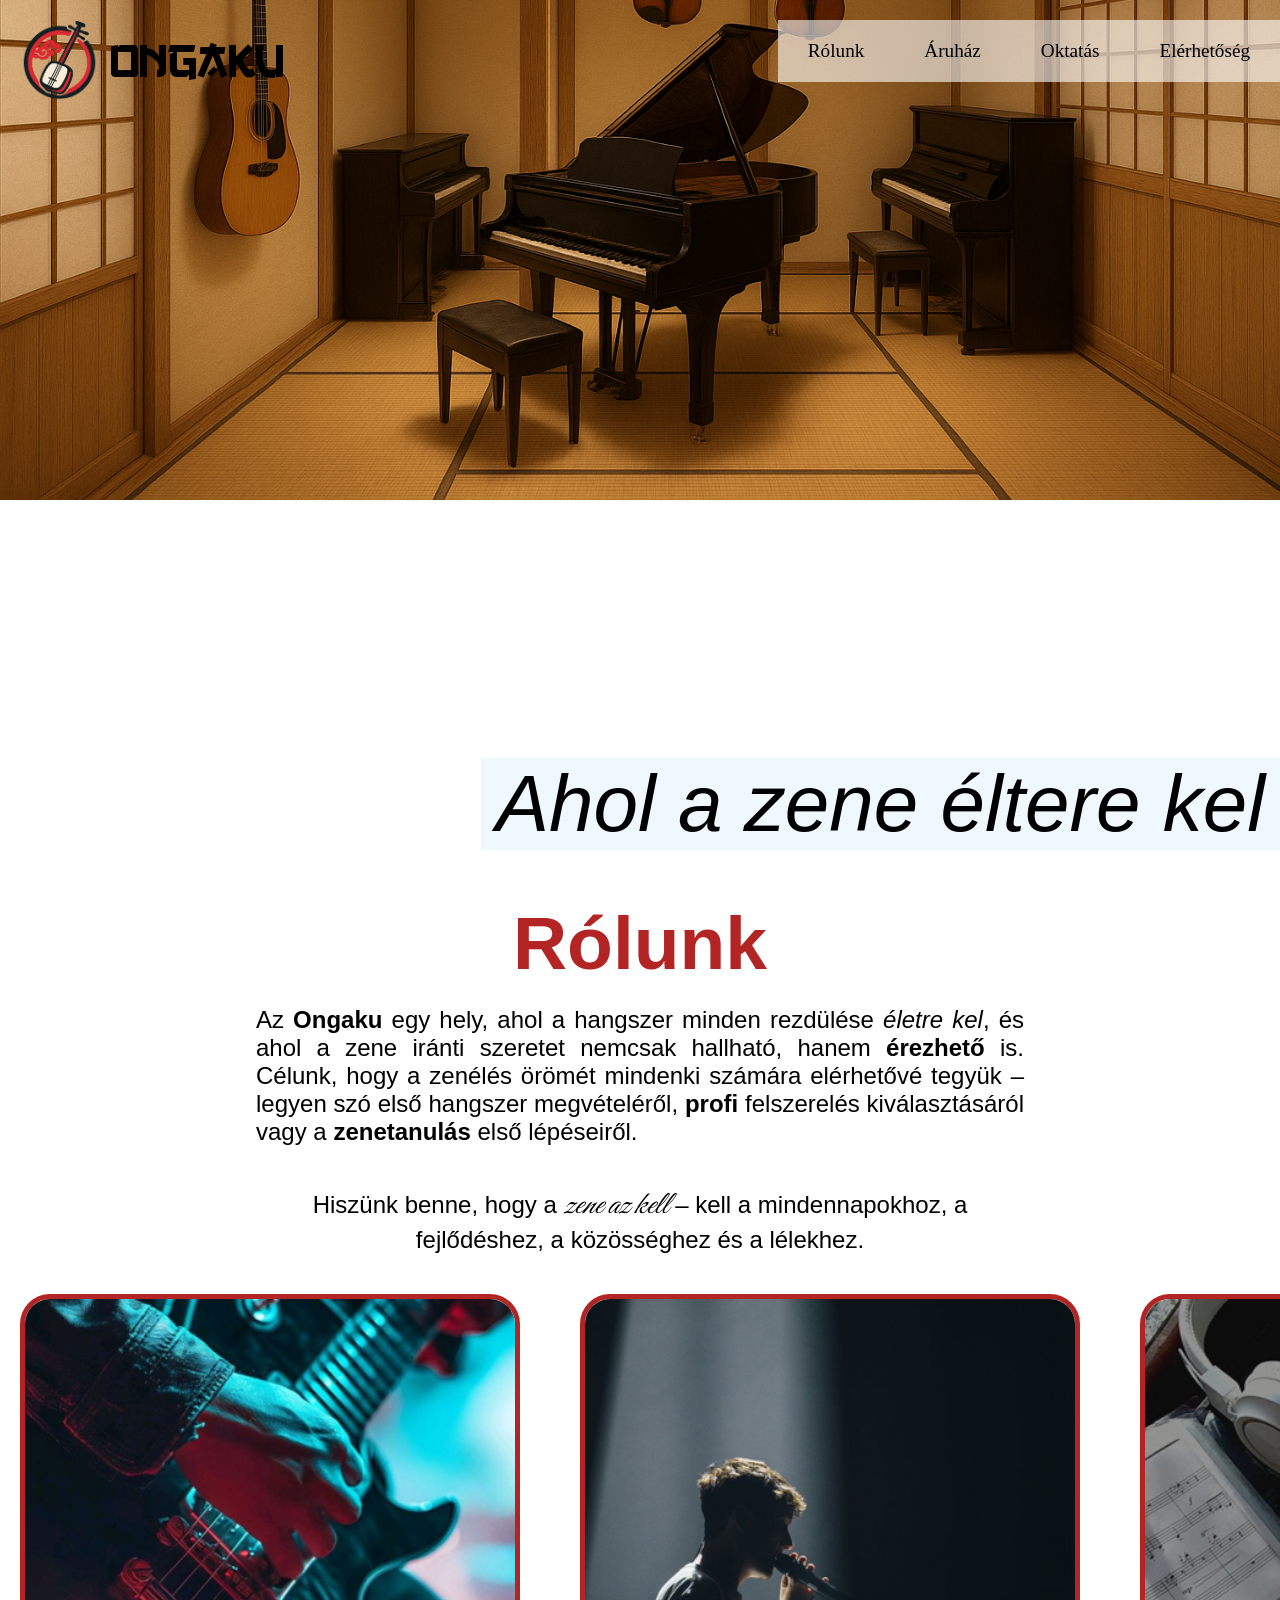
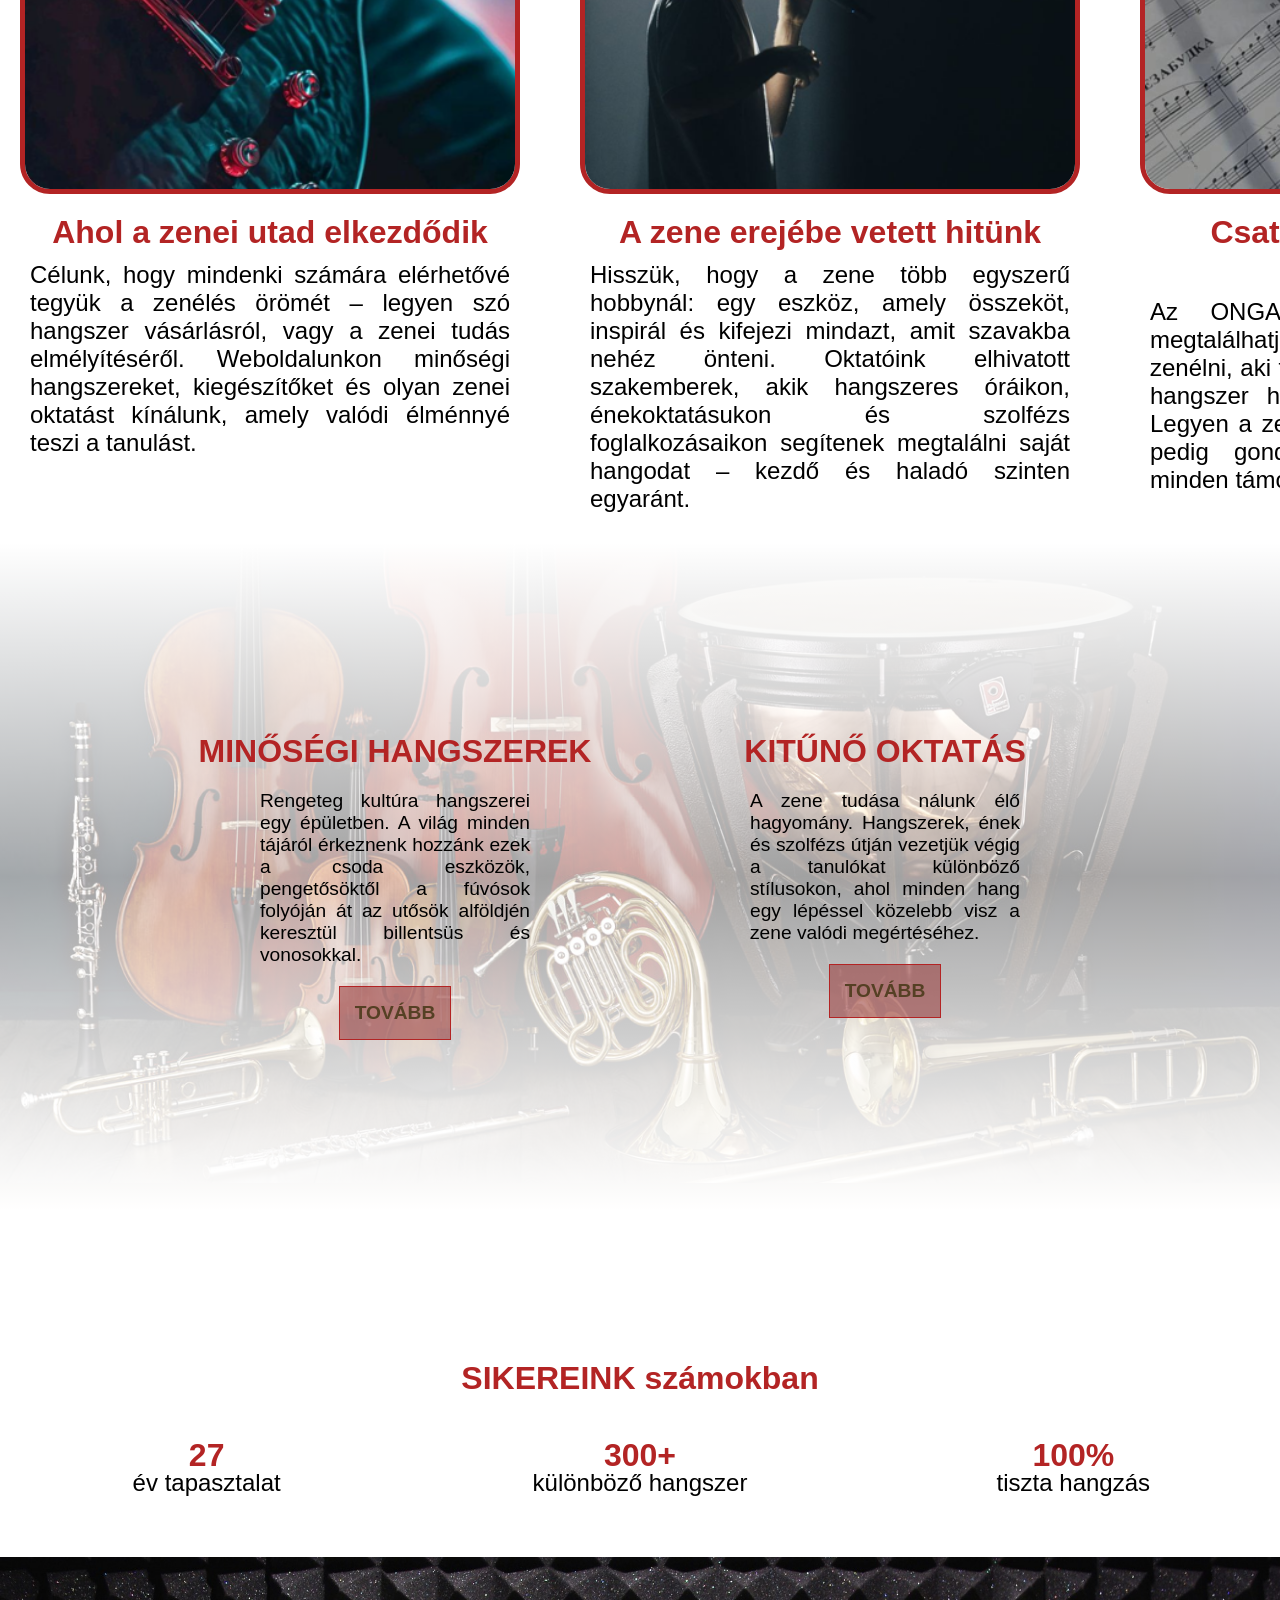
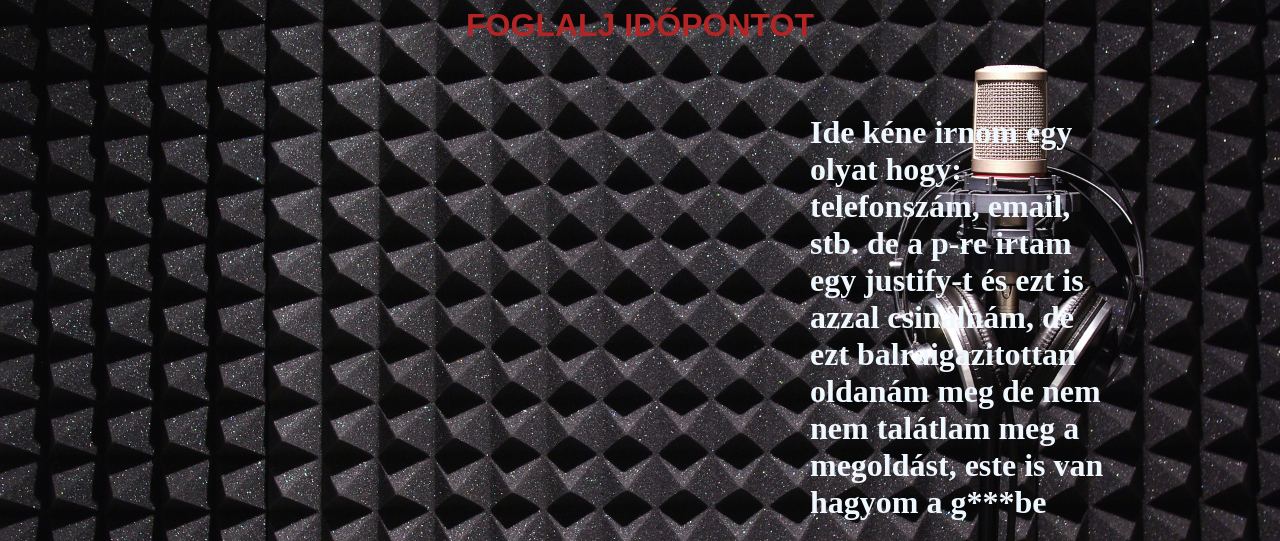
<file: index.html>
<!DOCTYPE html>
<html lang="hu">

<head>
    <meta charset="UTF-8">
    <meta name="viewport" content="width=device-width, initial-scale=1.0">
    <link rel="stylesheet" href="nav.css">
    <link rel="stylesheet" href="kezdolap.css">
    <title>ONGAKU</title>
    <link rel="icon" type="image/x-icon" href="KépekIKTP/LOGO1.png">
    <style>
        * {
            margin: 0;
            padding: 0;
            box-sizing: border-box;
        }
    </style>
</head>

<body>
    <header style="position: relative;">
        <nav class="row">
            <div class="col">
                <a href="" class="cím"><img src="KépekIKTP/LOGO1.png" width="80px">ONGAKU</a>
            </div>
            <div class="col">
                <ul style="position: absolute; right: 0px; " class="alma">
                    <li><a class="nav_rólu" href="#rolunk">Rólunk</a></li>
                    <li><a class="nav_áruh" href="">Áruház</a></li>
                    <li><a class="nav_okta" href="oktatas.html">Oktatás</a></li>
                    <li><a class="nav_elér" href="#elerhetoseg">Elérhetőség</a></li>
                </ul>
            </div>
        </nav>
        <p style="position: absolute; right: 0px; bottom: 50px;font-size: 500%; color: black;"><i>Ahol a zene
                éltere kel</i></p>
    </header>
    <main>
        <div id="rolunk">

            <div class="div1">
                <h1
                    style="text-align: center;font-size: 75px ; font-family:'Segoe UI', Tahoma, Geneva, Verdana, sans-serif; color: #b32424;">
                    Rólunk</h1>
                <p class="rolunk">Az <b>Ongaku</b> egy hely, ahol a hangszer minden rezdülése <i>életre kel</i>, és ahol
                    a
                    zene iránti szeretet nemcsak hallható, hanem <b>érezhető</b> is. Célunk, hogy a zenélés örömét
                    mindenki
                    számára elérhetővé tegyük – legyen szó első hangszer megvételéről, <b>profi</b> felszerelés
                    kiválasztásáról vagy a <b>zenetanulás</b> első lépéseiről.</p>
                <p class="rolunk" style="text-align: center;">Hiszünk benne, hogy a <i
                        style="font-family: '2'; font-size: xx-large;">zene az kell</i> – kell a mindennapokhoz, a
                    fejlődéshez, a közösséghez és a lélekhez.</p>
            </div>
            <div style="position: relative;">
                <div class="row1">
                    <div class="col1"><img src="KépekIKTP/rolunk1.png" alt="" class="kép1">
                        <div class="képsz">
                            <h2>Ahol a zenei utad elkezdődik</h2>
                            <p class="rolunk ">Célunk, hogy mindenki számára elérhetővé tegyük a zenélés örömét –
                                legyen szó hangszer
                                vásárlásról, vagy a zenei tudás elmélyítéséről. Weboldalunkon minőségi hangszereket,
                                kiegészítőket és olyan zenei oktatást kínálunk, amely valódi élménnyé teszi a tanulást.
                            </p>
                        </div>
                    </div>
                    <div class="col1"><img src="KépekIKTP/rolunk2.png" alt="" class="kép1">
                        <div class="képsz">
                            <h2>A zene erejébe vetett hitünk</h2>
                            <p class="rolunk ">Hisszük, hogy a zene több egyszerű hobbynál: egy eszköz, amely
                                összeköt, inspirál és kifejezi
                                mindazt, amit szavakba nehéz önteni. Oktatóink elhivatott szakemberek, akik hangszeres
                                óráikon,
                                énekoktatásukon és szolfézs foglalkozásaikon segítenek megtalálni saját hangodat – kezdő
                                és
                                haladó szinten egyaránt.</p>
                        </div>
                    </div>
                    <div class="col1"><img src="KépekIKTP/rolunk3.png" alt="" class="kép1">
                        <div class="képsz">
                            <h2>Csatlakozz az ONGAKU közösségéhez</h2>
                            <p class="rolunk ">Az ONGAKU közösségében mindenki megtalálhatja a helyét: aki most
                                kezdene zenélni, aki fejlődni
                                szeretne, vagy aki egy új hangszer hangjába szeretne beleszeretni. Legyen a zene a
                                mindennapjaid
                                része – mi pedig gondoskodunk róla, hogy ehhez minden támogatást megkapj.</p>
                        </div>
                    </div>
                </div>
            </div>
        </div>

        <div id="b" style="position: relative; background-color:  #554024;  padding: 0px 150px;">


            <div class="row elvesztem">


                <div class="col a2">
                    <h2><b>MINŐSÉGI</b> HANGSZEREK</h2>
                    <p style="font-size: larger;">
                        Rengeteg kultúra hangszerei egy épületben. A világ minden tájáról érkeznenk hozzánk ezek a csoda
                        eszközök, pengetősöktől a fúvósok folyóján át az utősök alföldjén keresztül billentsüs és
                        vonosokkal.
                    </p>
                    <a href="" target="_blank">
                        <button>TOVÁBB</button>
                    </a>
                </div>
                <div class="col a2">
                    <h2><b>KITŰNŐ</b> OKTATÁS</h2>
                    <p style="font-size: larger;">
                        A zene tudása nálunk élő hagyomány. Hangszerek, ének és szolfézs útján vezetjük végig a
                        tanulókat különböző stílusokon, ahol minden hang egy lépéssel közelebb visz a zene valódi
                        megértéséhez.</p>
                    <a href="oktatas.html" target="_blank">
                        <button>TOVÁBB</button>
                    </a>
                </div>
            </div>

        </div>
        <div>
            <h2 style="margin-top: 150px;"><b>SIKEREINK</b> számokban</h2>
            <div class="row1">
                <div class="col1">
                    <h2>27</h2>
                    <p style="margin-top: -25px;">
                        év tapasztalat
                    </p>
                </div>
                <div class="col1">
                    <h2>300+</h2>
                    <p style="margin-top: -25px;">
                        különböző hangszer
                    </p>
                </div>
                <div class="col1">
                    <h2>100%</h2>
                    <p style="margin-top: -25px;">
                        tiszta hangzás
                    </p>
                </div>
            </div>
        </div>

        <div
            style=" background-repeat: no-repeat; background-size: 100%; background-image: url(KépekIKTP/időpont.jpg); position: relative;">
            <h2 style="padding: 50px;" id="elerhetoseg"><b>FOGLALJ IDŐPONTOT</b></h2>
            <div style="position: relative;">

                <div class="row">
                    <div class="col" style="text-align: center;"><iframe
                            src="https://www.google.com/maps/embed?pb=!1m18!1m12!1m3!1d2692.0983617330294!2d19.098756100000003!3d47.56587460000001!2m3!1f0!2f0!3f0!3m2!1i1024!2i768!4f13.1!3m3!1m2!1s0x4741db5c33675db1%3A0x8ee6dceec9b0dfc1!2sUMSZKI!5e0!3m2!1shu!2shu!4v1766358508344!5m2!1shu!2shu"
                            width="750" height="350" style="border:0;" allowfullscreen="" loading="lazy"
                            referrerpolicy="no-referrer-when-downgrade"></iframe>
                        </div>
                        
                            <div class="col" >
                                <h1 style="color: aliceblue; width: 300px;">Ide kéne irnom egy olyat hogy: telefonszám, email, stb. de a p-re irtam egy justify-t és ezt is azzal csinálnám, de ezt balraigazitottan oldanám meg de nem nem talátlam meg a megoldást, este is van hagyom a g***be
                                </h1>
                            </div>
                </div>
            </div>
        </div>
        
    </main>
</body>

</html>
</file>
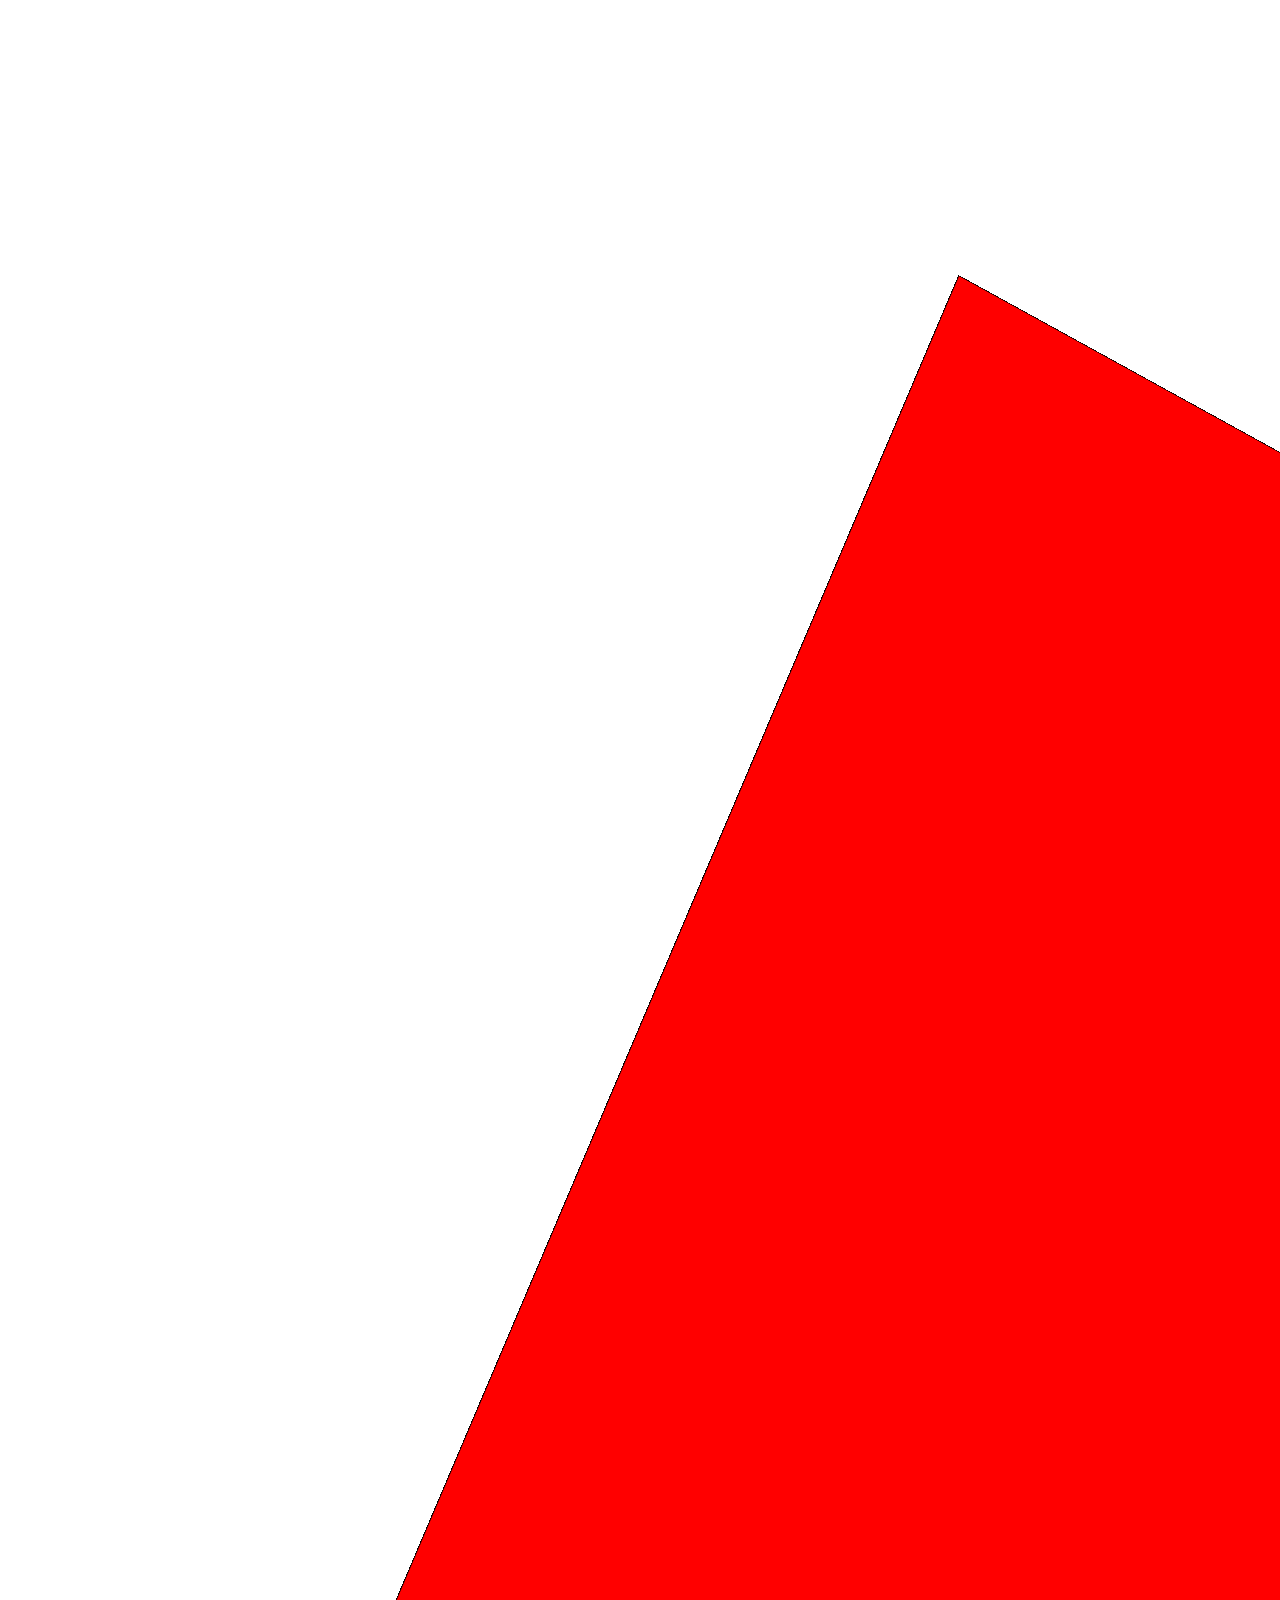
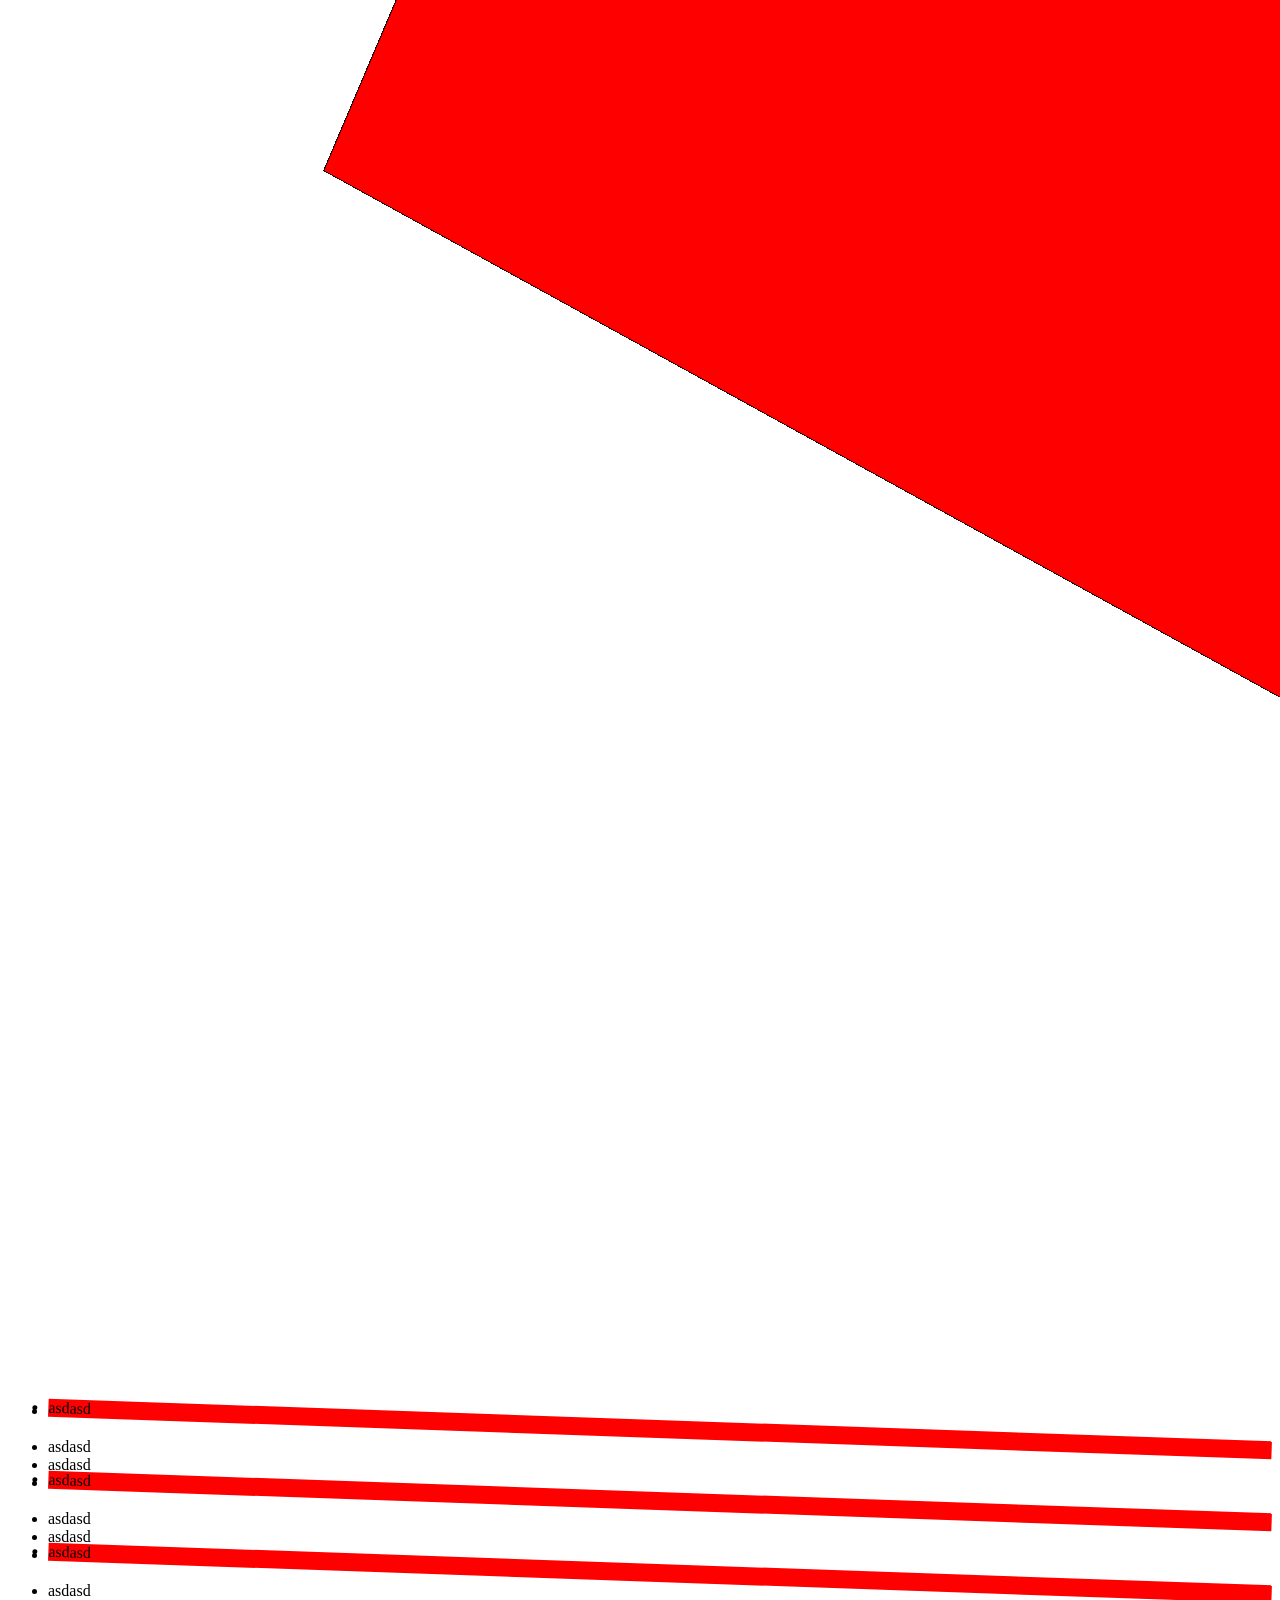
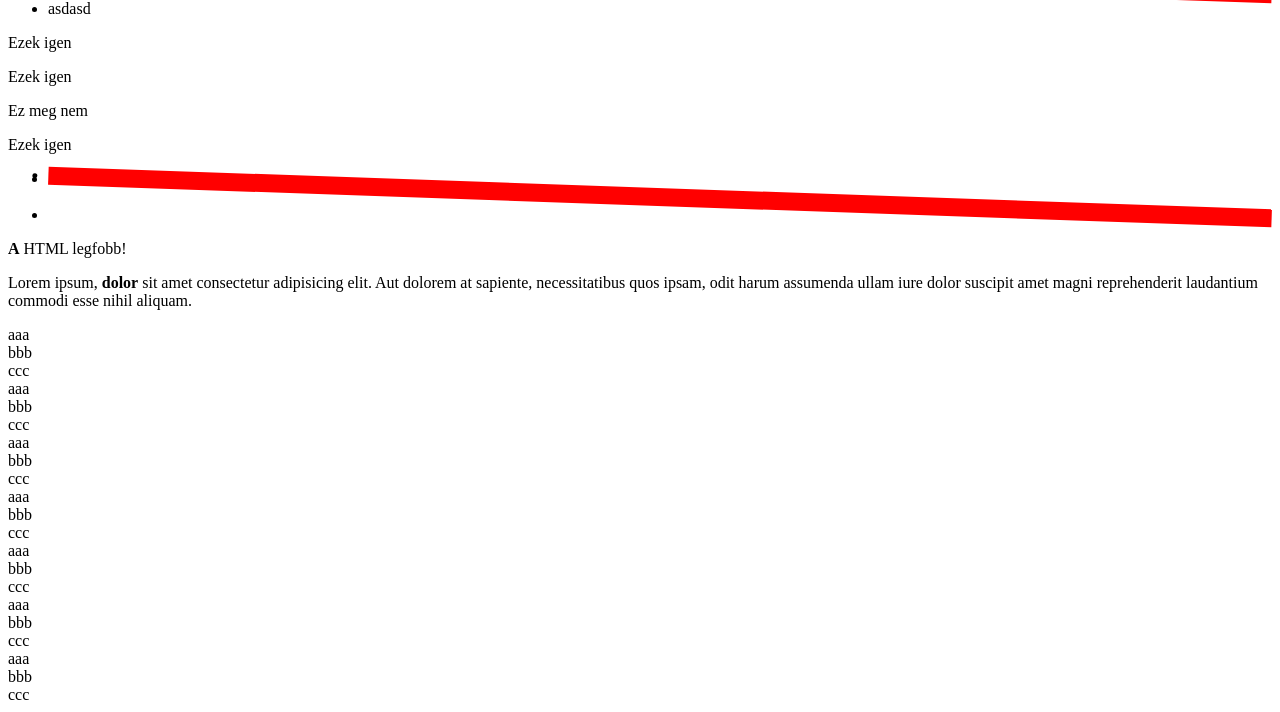
<file: kriston_thx.html>
<!DOCTYPE html>
<html lang="en">
<head>
    <meta charset="UTF-8">
    <meta name="viewport" content="width=device-width, initial-scale=1.0">
    <title>Document</title>
    <style>

        :root {
            --size: 2000px;
        }

        @media screen and (orientation: portrait) {
            
        }

        @media (max-width: 1000px) {
            
        }

        ul>li:nth-child(4n-2) {
            background-color: red;
            transform: rotate(2deg);
        }


        .sigmakosteszta{
            width: var(--size);
            height: var(--size);
            margin: calc(var(--size)/4);
            background-color: red;
            border: 1px solid black;
            transform: rotate3d(100, 50, 76, 45deg);
        }

    </style>
</head>
<body>
    
    <div class="sigmakosteszta">

    </div>

    <h1></h1>
    <h2></h2>

    <ul>
        <li>asdasd</li>
        <li>asdasd</li>
        <li>asdasd</li>
        <li>asdasd</li>
        <li>asdasd</li>
        <li>asdasd</li>
        <li>asdasd</li>
        <li>asdasd</li>
        <li>asdasd</li>
        <li>asdasd</li>
        <li>asdasd</li>
        <li>asdasd</li>
    </ul>

    

    <footer>
        <p>Ezek igen</p>
        <p>Ezek igen</p>
        <div>
            <p>Ez meg nem</p>
        </div>
        <p>Ezek igen</p>
        <p></p>
    </footer>
    <nav>
        <p>
            <ul>
                <li><a href=""></a></li>
                <li><a href=""></a></li>
                <li><a href=""></a></li>
            </ul>
        </p>
    </nav>

    <p>
        <b>A</b> HTML legfobb!
    </p>

    <p>Lorem ipsum, <strong>dolor</strong> sit amet consectetur adipisicing elit. Aut dolorem at sapiente, necessitatibus quos ipsam, odit harum assumenda ullam iure dolor suscipit amet magni reprehenderit laudantium commodi esse nihil aliquam.</p>


    <main class="flex">
        <div>aaa</div>
        <div>bbb</div>
        <div>ccc</div>
        <div>aaa</div>
        <div>bbb</div>
        <div>ccc</div>
        <div>aaa</div>
        <div>bbb</div>
        <div>ccc</div>
        <div>aaa</div>
        <div>bbb</div>
        <div>ccc</div>
        <div>aaa</div>
        <div>bbb</div>
        <div>ccc</div>
        <div>aaa</div>
        <div>bbb</div>
        <div>ccc</div>
        <div>aaa</div>
        <div>bbb</div>
        <div>ccc</div>
    </main>

</body>
</html>
</file>
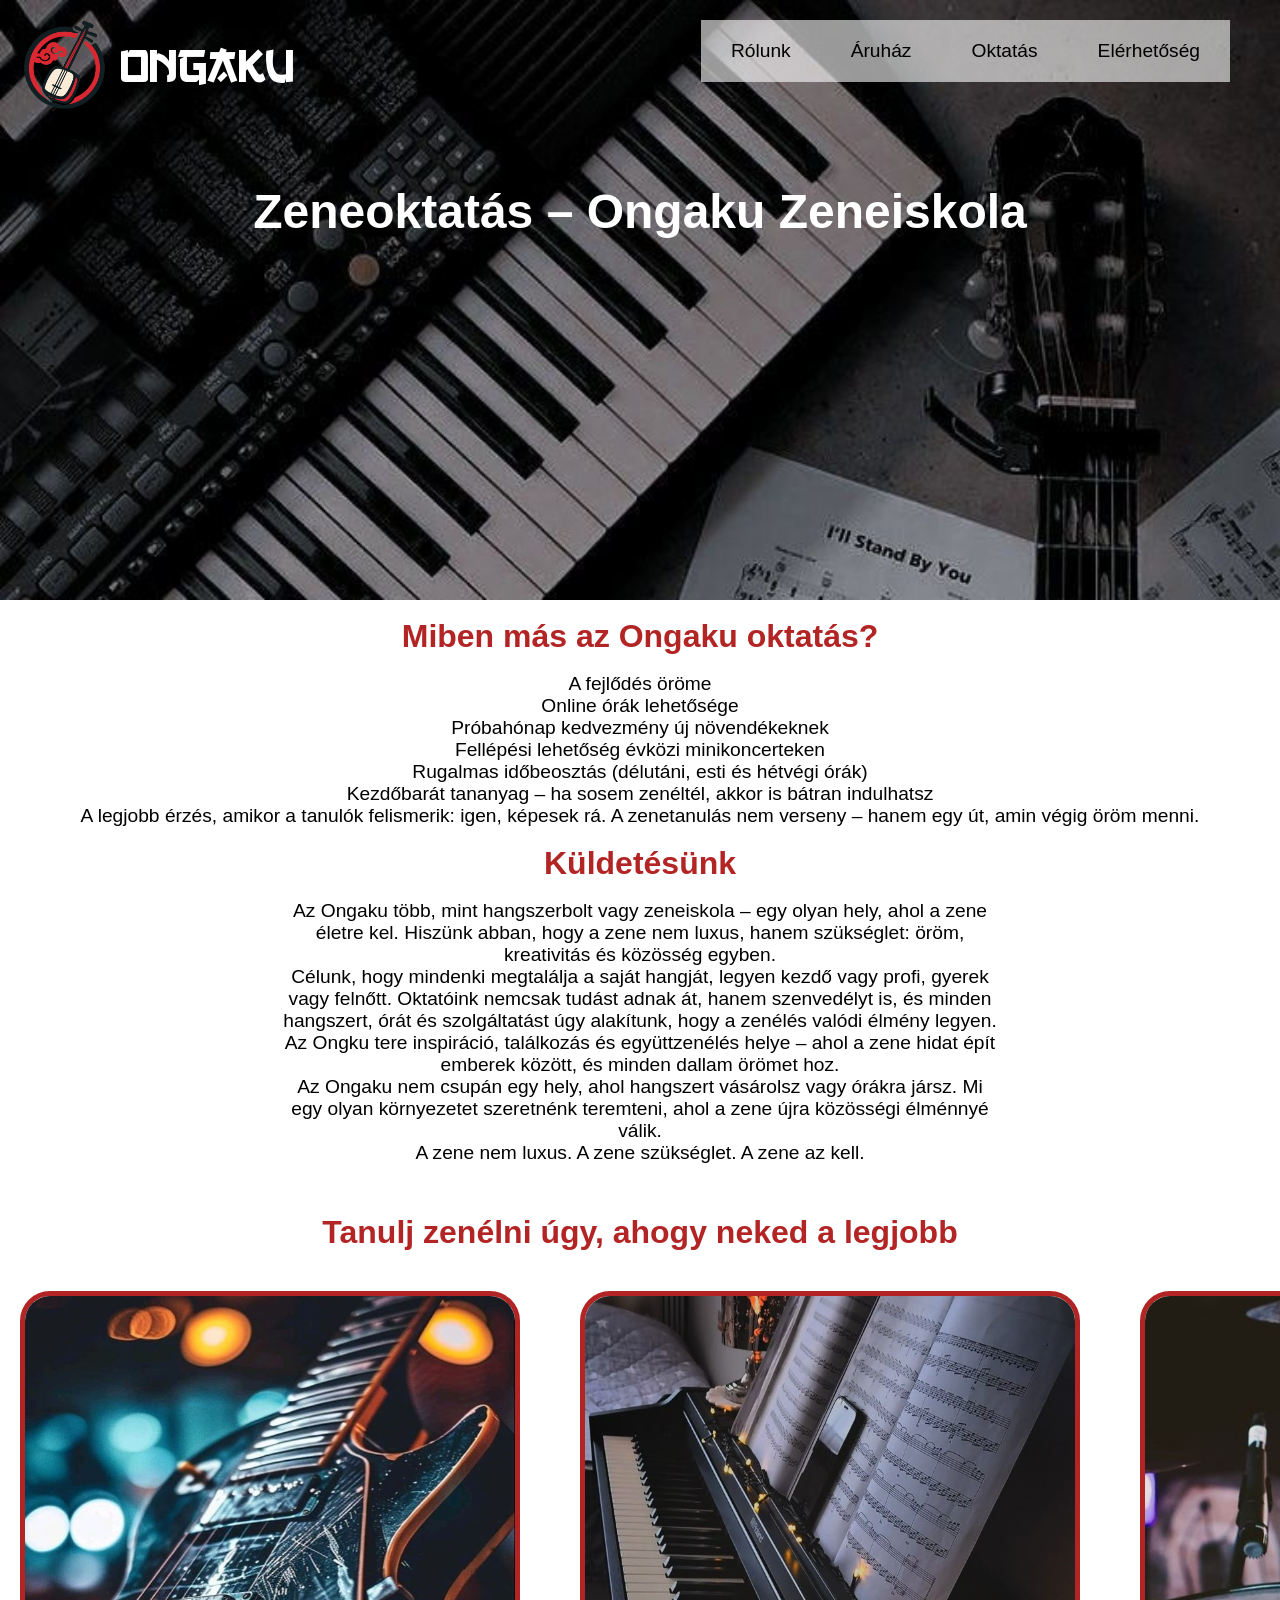
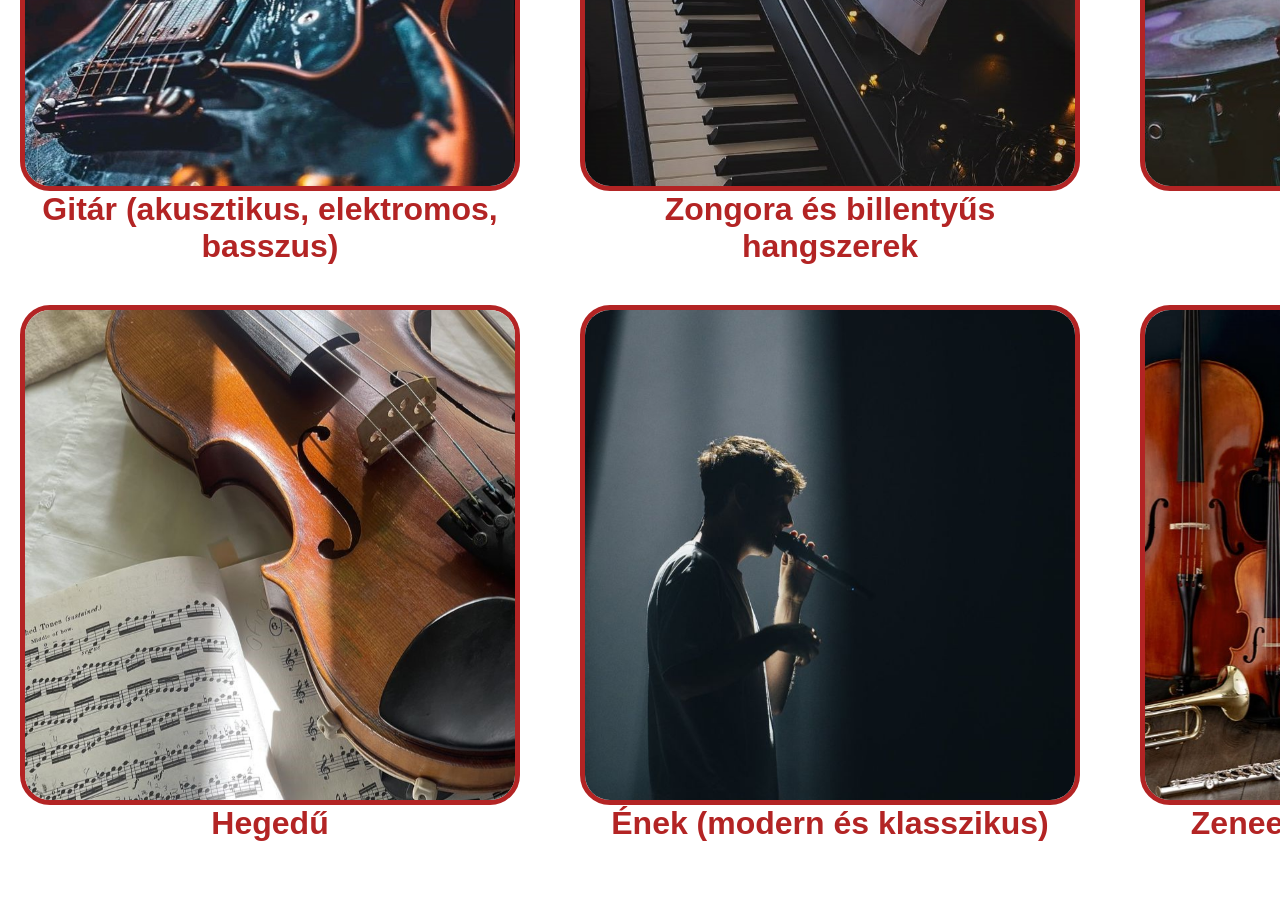
<file: oktatas.html>
<!DOCTYPE html>
<html lang="hu">
<head>
    <meta charset="UTF-8">
    <meta name="viewport" content="width=device-width, initial-scale=1.0">
    <title>Oktatás</title>
    <link rel="icon" type="image/x-icon" href="KépekIKTP/LOGO1.png">
    <link rel="stylesheet" href="nav.css">
    <link rel="stylesheet" href="oktatas.css">
</head>
<body>
    <div id="fokep">
        <nav class="row" >
        <div class="col">                
            <a href="index.html" class="cím" ><img src="KépekIKTP/LOGO1.png" width="90px">ONGAKU</a>
        </div>
        <div class="col">
            <ul style="position: absolute; right: 50px;" class="alma">
                <li><a class="nav_rólu" href="index.html">Rólunk</a></li>
                <li><a class="nav_áruh" href="">Áruház</a></li>
                <li><a class="nav_okta" href="oktatas.html">Oktatás</a></li>
                <li><a class="nav_elér" href="">Elérhetőség</a></li>
            </ul>
        </div>
        </nav>
        <h1>Zeneoktatás – Ongaku Zeneiskola</h1>
    </div>
    
    <br><h2>Miben más az Ongaku oktatás?</h2><br>
    <p>A fejlődés öröme</p>
    <p>Online órák lehetősége</p>
    <p>Próbahónap kedvezmény új növendékeknek</p>
    <p>Fellépési lehetőség évközi minikoncerteken</p>
    <p>Rugalmas időbeosztás (délutáni, esti és hétvégi órák)</p>
    <p>Kezdőbarát tananyag – ha sosem zenéltél, akkor is bátran indulhatsz</p>
    <p>A legjobb érzés, amikor a tanulók felismerik: igen, képesek rá. A zenetanulás nem verseny – hanem egy út, amin végig öröm menni.</p>

    <br><h2>Küldetésünk</h2><br>

    <p class="kul">Az Ongaku több, mint hangszerbolt vagy zeneiskola – egy olyan hely, ahol a zene életre kel. Hiszünk abban, hogy a zene nem luxus, hanem szükséglet: öröm, kreativitás és közösség egyben.</p>
    <p class="kul">Célunk, hogy mindenki megtalálja a saját hangját, legyen kezdő vagy profi, gyerek vagy felnőtt. Oktatóink nemcsak tudást adnak át, hanem szenvedélyt is, és minden hangszert, órát és szolgáltatást úgy alakítunk, hogy a zenélés valódi élmény legyen.</p>
    <p class="kul">Az Ongku tere inspiráció, találkozás és együttzenélés helye – ahol a zene hidat épít emberek között, és minden dallam örömet hoz.</p>
    <p class="kul">Az Ongaku nem csupán egy hely, ahol hangszert vásárolsz vagy órákra jársz. Mi egy olyan környezetet szeretnénk teremteni, ahol a zene újra közösségi élménnyé válik.</p>
    <p class="kul">A zene nem luxus. A zene szükséglet.
    A zene az kell.</p>

    <h2 class="alcim1">Tanulj zenélni úgy, ahogy neked a legjobb</h2>
    <div style="position: relative;">
                <div class="row1">
                    <div class="col1"><img src="KépekIKTP/Elektr.Gitár_szép_OKT1.jpg" alt="" class="kép1">
                        <div>
                            <h2>Gitár (akusztikus, elektromos, basszus)</h2>
                            
                        </div>
                    </div>
                    <div class="col1"><img src="KépekIKTP/Zongora_szépOKT.jpg" alt="" class="kép1">
                        <div>
                            <h2>Zongora és billentyűs hangszerek</h2>
                        </div>
                    </div>
                    <div class="col1"><img src="KépekIKTP/Dob_szépOKT.jpg" alt="" class="kép1">
                        <h2>Dob és ütősök</h2>
                    </div>
                </div>
            </div>
            <div style="position: relative;">
                <div class="row1">
                    <div class="col1"><img src="KépekIKTP/Hegedű_szépOKT.jpg" alt="" class="kép1">
                        <div>
                            <h2>Hegedű</h2>
                            
                        </div>
                    </div>
                    <div class="col1"><img src="KépekIKTP/Ének_FérfiOKT.png" alt="" class="kép1">
                        <div>
                            <h2>Ének (modern és klasszikus)</h2>
                        </div>
                    </div>
                    <div class="col1"><img src="KépekIKTP/HangszerekOKT.jpg" alt="" class="kép1">
                        <h2>Zeneelmélet, zeneszerzés, dalírás</h2>
                    </div>
                </div>
            </div>

</body>
</html>
</file>
<file: nav.css>
* {
        margin:0;
        padding:0;
        box-sizing: border-box;

}


@font-face {
  font-family: 'GangOfThree';
  src: url('go3v2.ttf') format('truetype');
}

.row{
    display: grid;
    grid-template-columns: 1fr 1fr;
}

.col{
    padding: 20px;
}

.cím{
    font-size: xxx-large;
    display: inline-flex;
    align-items: center; 
    gap: 10px;
    text-decoration: none;
    color: black;
    font-family: GangofThree;

}
.cím:hover{
    color: red;
    gap: 9px;
    font-weight: bolder;
}


 div ul li {
    float: left;
    list-style-type: none;
}

ul li a {
    display: block;
    color: black;
    text-align: center;
    padding: 20px 30px;
    text-decoration: none;
    font-size: larger;    

}

ul li a:hover {
    display: block;
    color: black;
    text-align: center;
    text-decoration: none;
    font-size: x-large;    

}
.nav_rólu:hover{
    padding: 6px 023px;
}
.nav_áruh:hover{
    padding: 6px 22.89px;
}
.nav_okta:hover{
    padding: 6px 22.5px;
}
.nav_elér:hover{
    padding: 6px 18.7px;
}

.alma{
    display: block;
        background-color: rgba(255, 255, 255, 60%);
    }
</file>
<file: kezdolap.css>
@font-face {
  font-family: '2';
  src: url('GreatVibes-Regular.ttf') format('truetype');
}

:root {
  --piros: #b32424;
}

header {
  background-image: url(KépekIKTP/Japán\ stílusú\ zeneszoba.png);

  background-size: cover;
  background-position-y: -400px;
  background-repeat: no-repeat;
  width: 100%;
  height: 900px;
}

header p {

  background-color: aliceblue;
  padding: 0px 15px;
}

h2{
  text-align: center;
  font-size: xx-large;
  font-family: 'Segoe UI', Tahoma, Geneva, Verdana, sans-serif;
  color: #b32424;
  margin-top: 20px;
}

h3{
  font-size: x-large;
    font-family: 'Segoe UI', Tahoma, Geneva, Verdana, sans-serif;
  color: #b32424;
  margin-top: 20px;
}

p {
  padding: 20px 20%;
  font-size: x-large;
  text-align: justify;
  font-family: 'Segoe UI', Tahoma, Geneva, Verdana, sans-serif;
}


.row1 {
  display: grid;
  grid-template-columns: repeat(3, 1fr);
  align-items: start;
  gap: 20px;
}

.col1 {
  padding: 20px;
  display: flex;
  flex-direction: column;
  justify-content: center;
  align-items: center;
}

.kép1 {
  width: 500px;
  display: block;
  margin: 0 auto;
  border-radius: 30px;
  border: 5px #b32424 solid;
}

.képsz p {
  padding: 10px;
  text-align: justify;
}

.a2 {
  text-align: center;
}


button {
  font-size: larger;
  font-weight: bolder;
  padding: 15px;
  border: 1px #b32424 solid;
  color: rgb(85, 64, 36);
  cursor: pointer;
  background-color: #993c3c93;
}

#b {

  background-image: linear-gradient(rgb(255, 255, 255),rgba(255, 255, 255, 0.63), rgb(255, 255, 255) ), url(KépekIKTP/Hangszerek.jpg) ;
  backface-visibility: 0.5;
  background-size: 100%;
  background-repeat: no-repeat;
}
.elvesztem{
  padding:  150px 0;
}
</file>
<file: oktatas.css>
body{
    font-family: 'Segoe UI', Tahoma, Geneva, Verdana, sans-serif;
}
h1, h2,#szov1,p{
    text-align: center;
}

h1{
    margin-top:50px ;
    font-size: xxx-large;
    color: white;
}

p{
    font-size: larger; 
}

h2{
    font-size: xx-large;
    color: #b32424; ;
}

.alcim1{
    margin-top: 50px;
    margin-bottom: 20px;
}

#fokep{
    background-image: url(KépekIKTP/Szinti_Gitár.jfif);
    background-repeat: no-repeat;
    background-size: cover;
    height: 600px;
}

#szov1{
    padding: 10px 30%;
}

.cím{
    color: white;
}

.row1 {
  display: grid;
  grid-template-columns: repeat(3, 1fr);
  align-items: start;
  gap: 20px;
}

.col1 {
  padding: 20px;
  display: flex;
  flex-direction: column;
  justify-content: center;
  align-items: center;
}
.kép1 {
  width: 500px;
  display: block;
  margin: 0 auto;
  border-radius: 30px;
  border: 5px #b32424 solid;
  height: 500px;
}

.kul{
    margin: auto;
    display: block;
    width: 720px;
    text-align: center;
}
</file>
